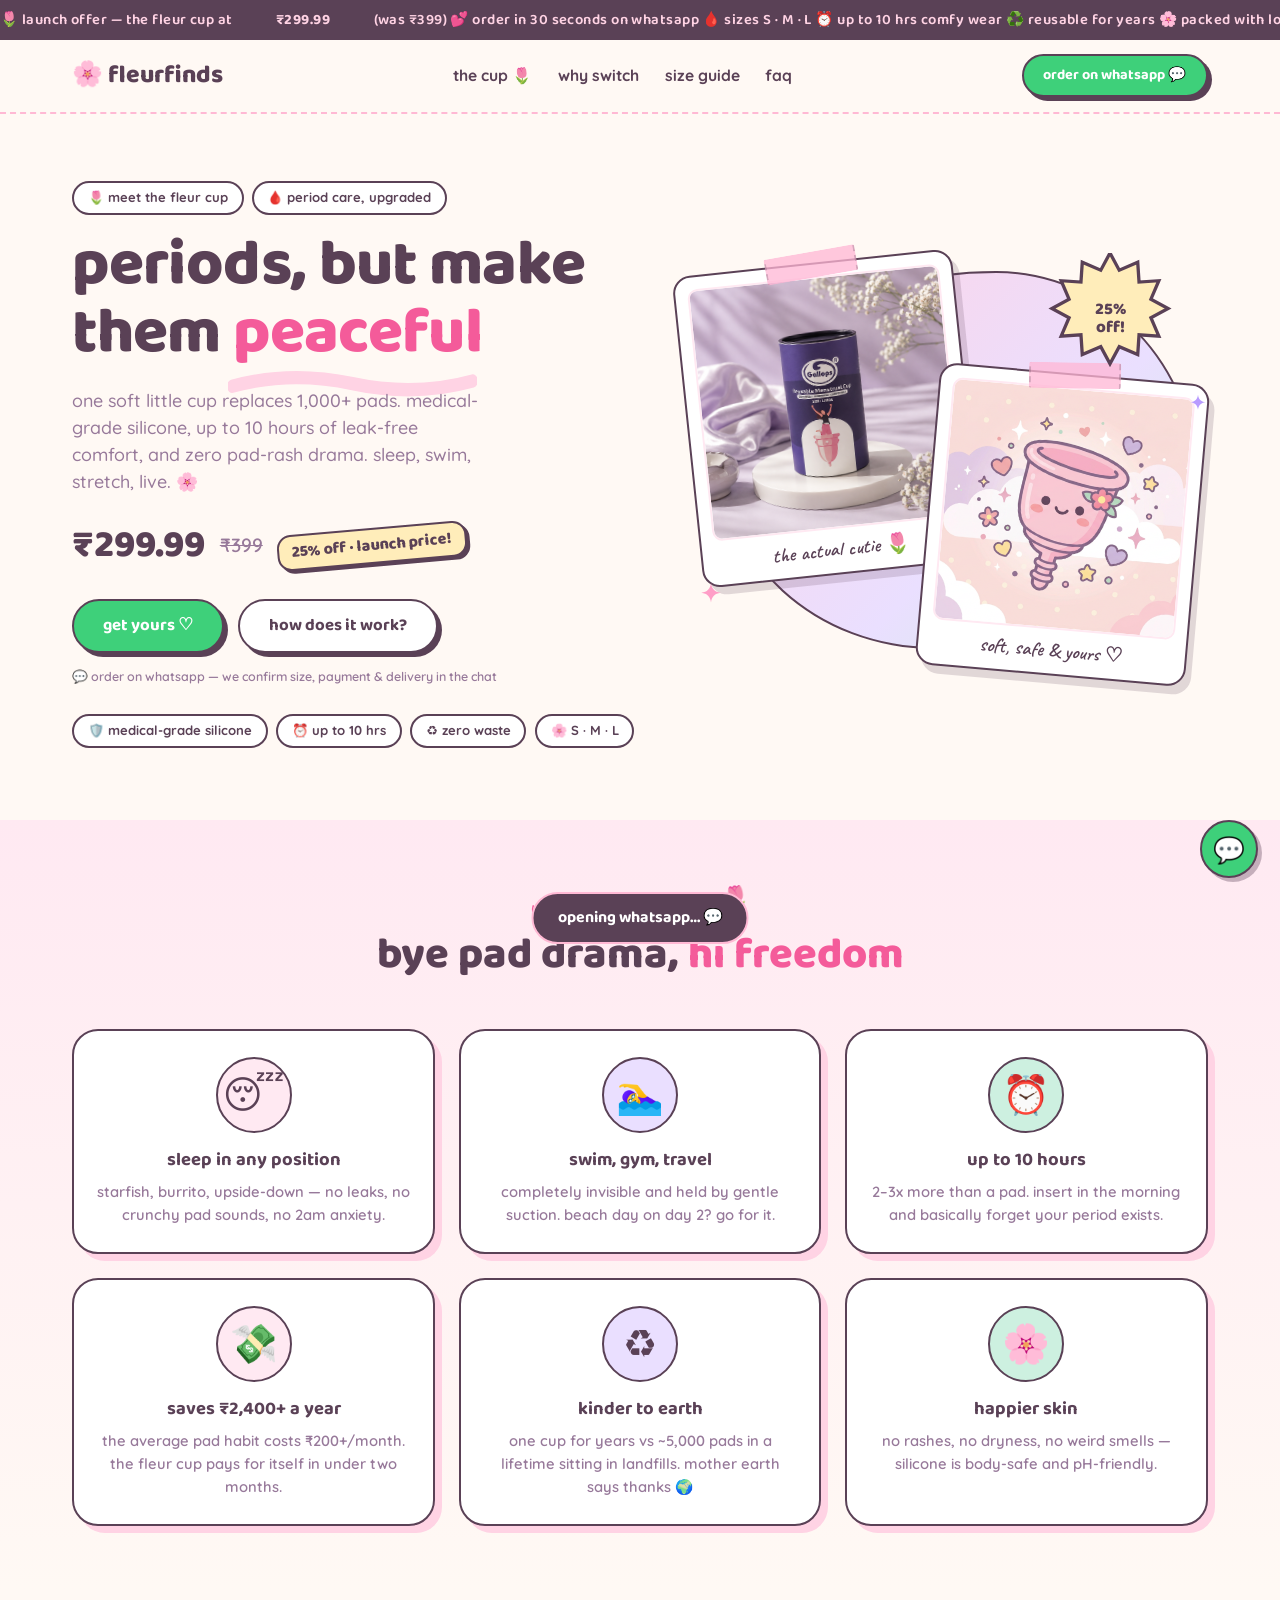
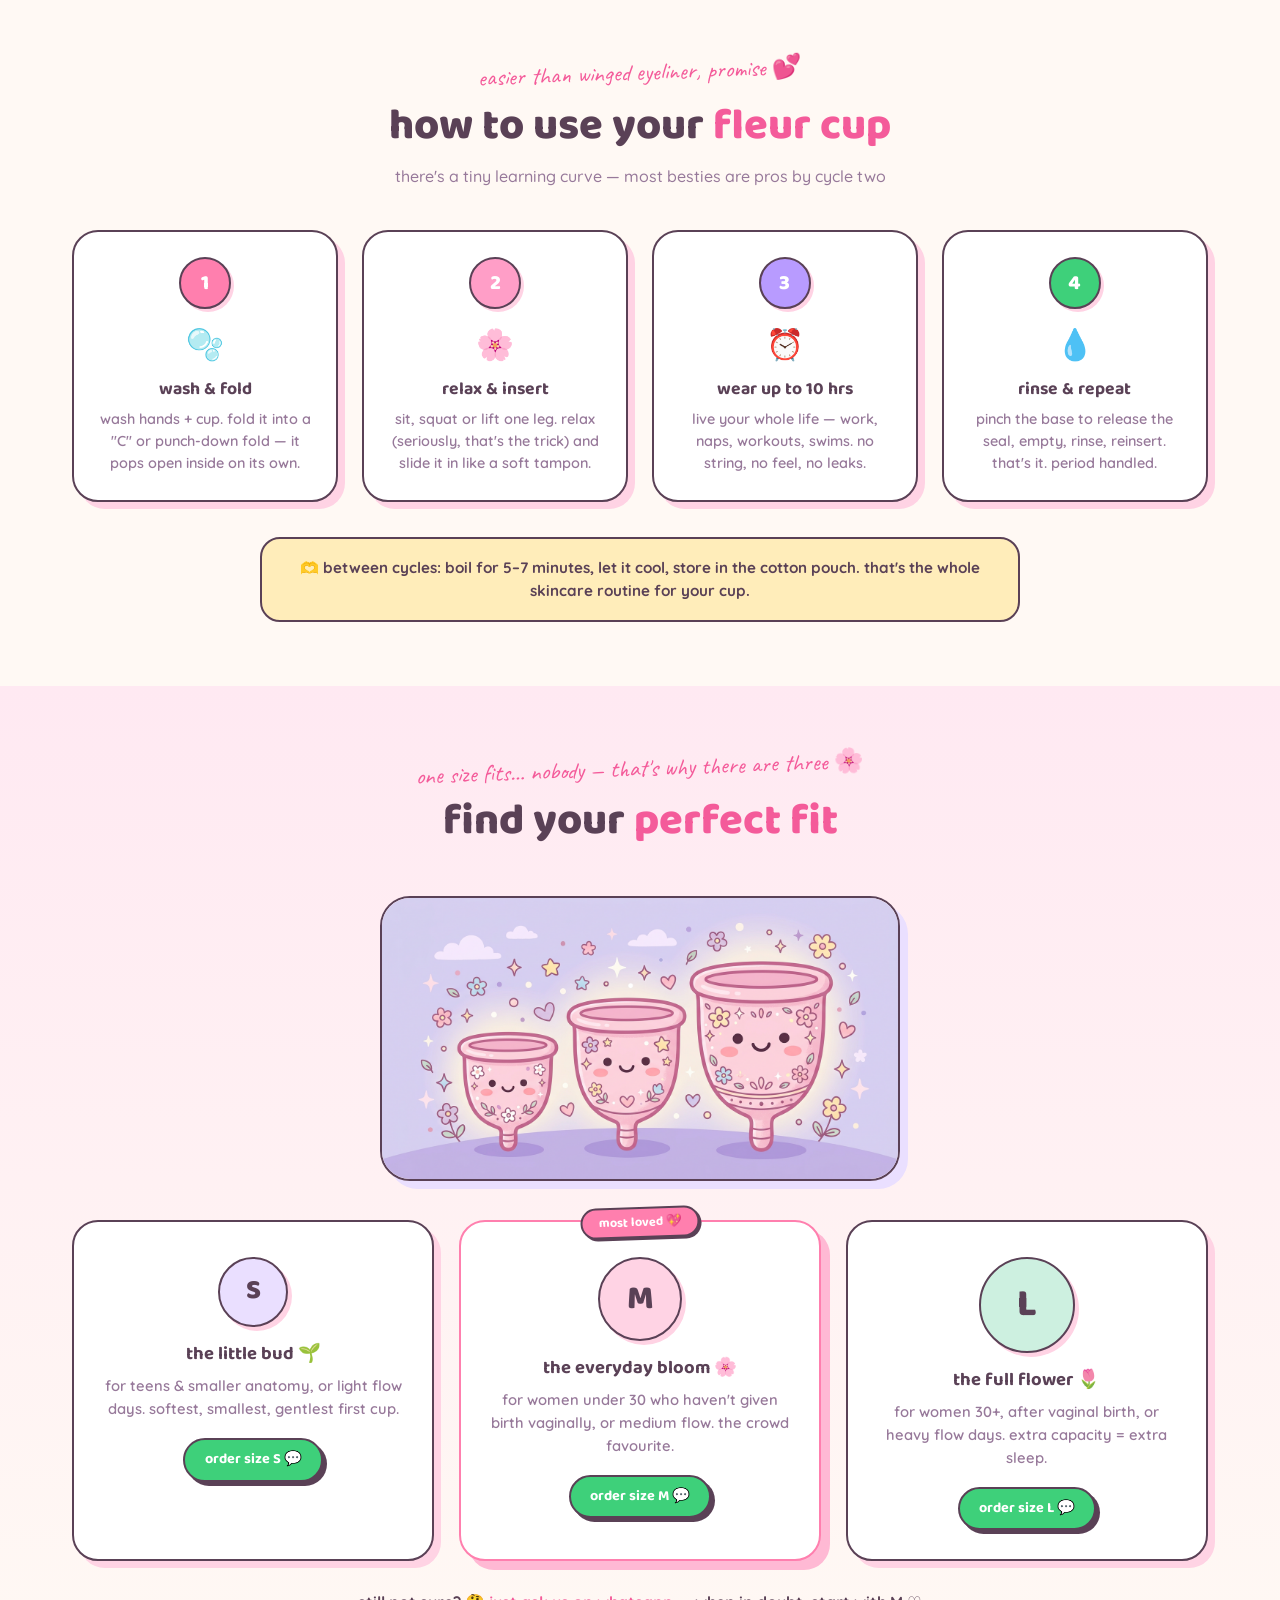
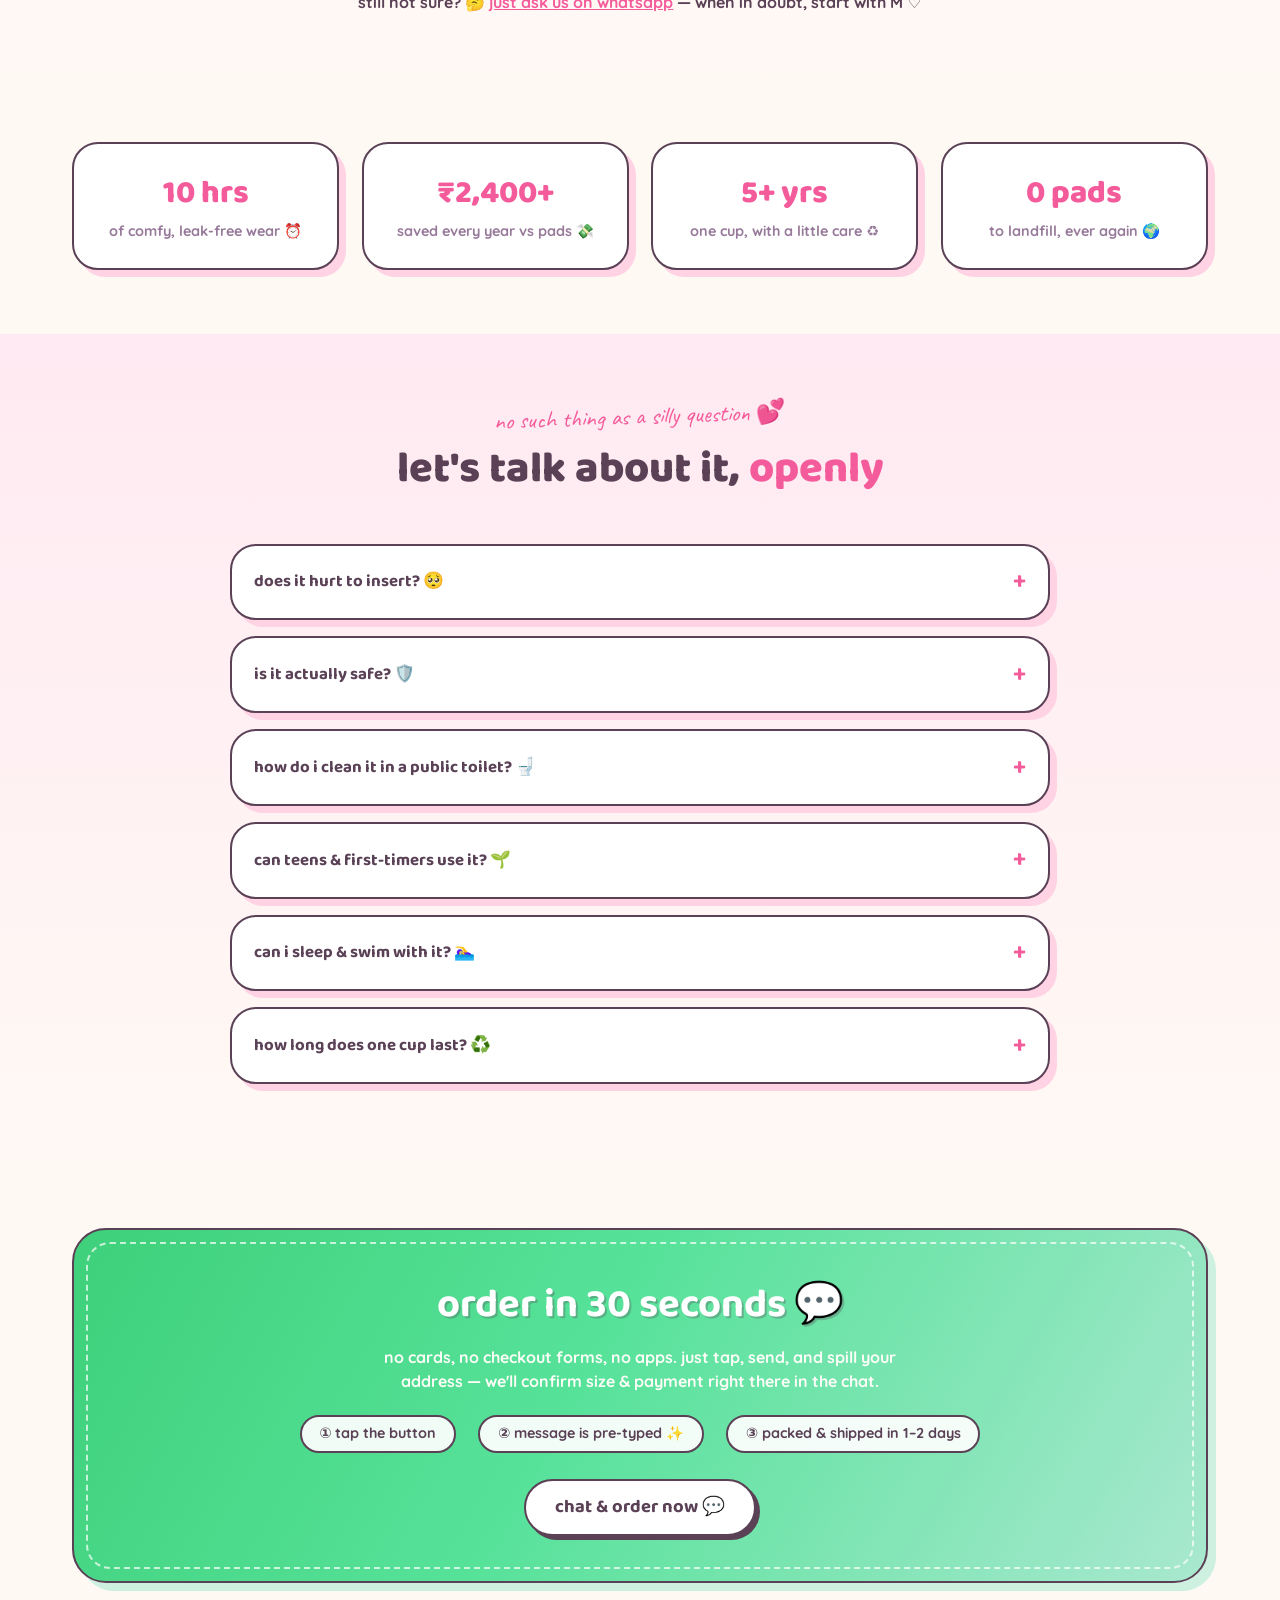
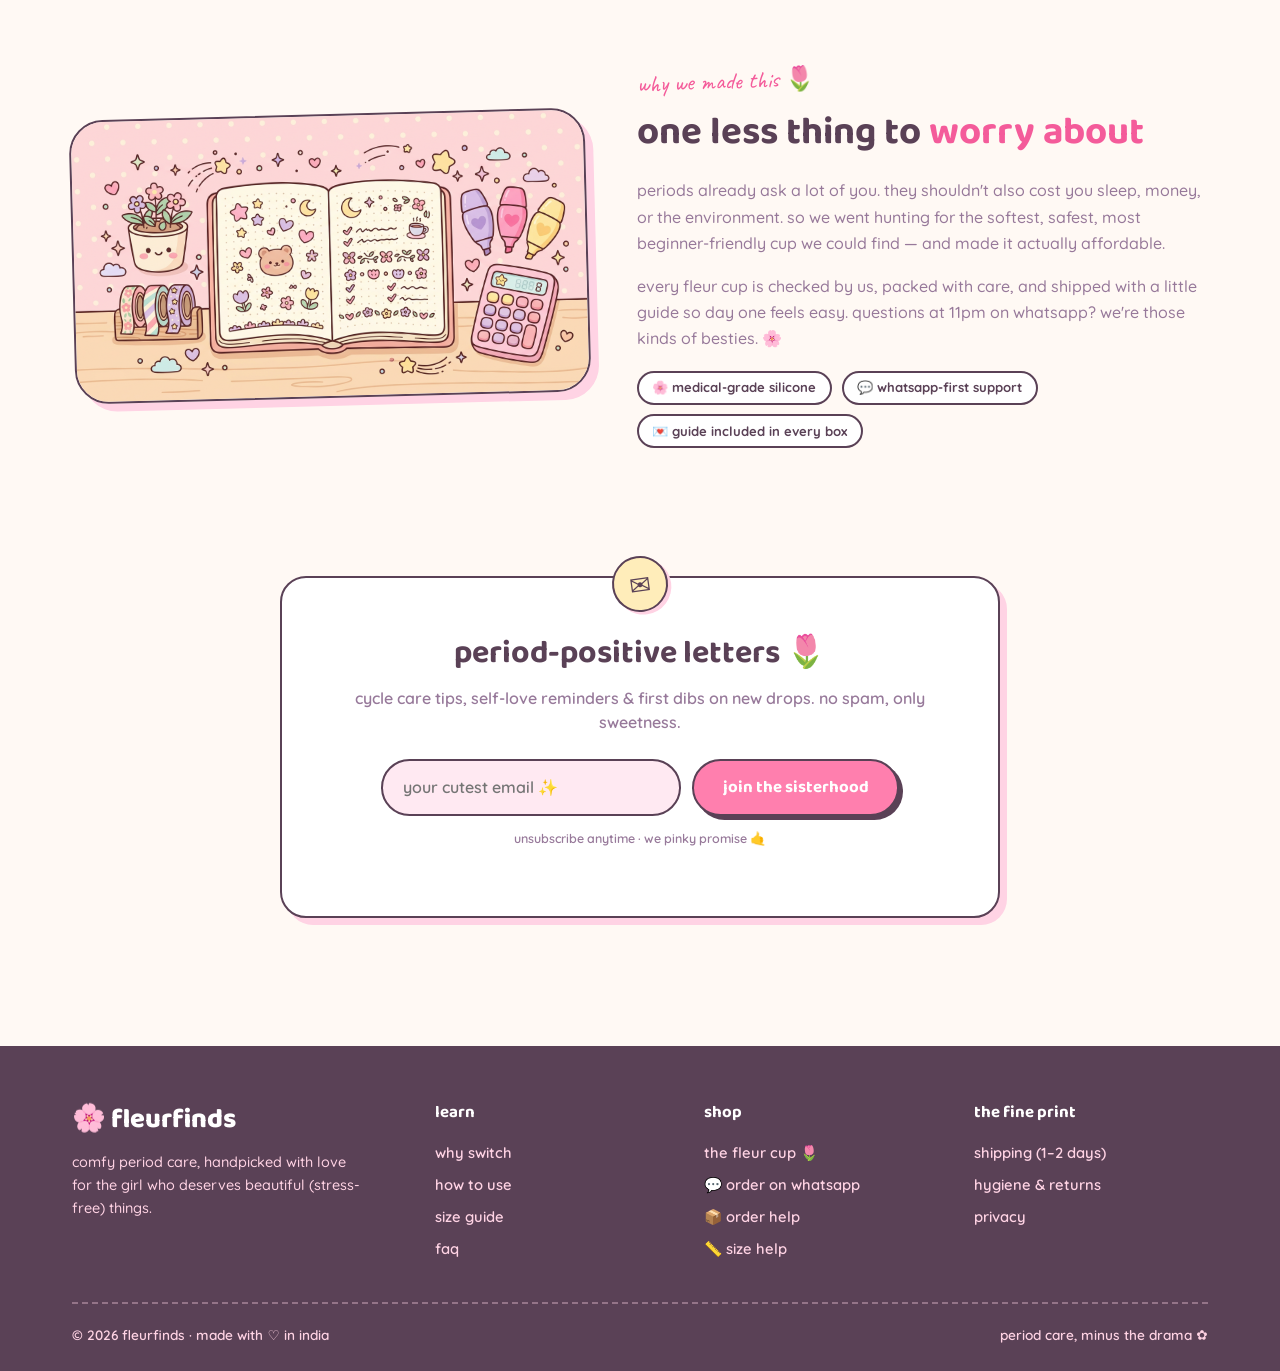
<file: index.html>
<!DOCTYPE html>
<html lang="en">
<head>
<meta charset="UTF-8">
<meta name="viewport" content="width=device-width, initial-scale=1.0">
<title>FleurFinds 🌷 — The Fleur Cup | comfy periods, zero pad drama</title>
<meta name="description" content="Meet the Fleur Cup — soft medical-grade silicone, up to 10 hours of leak-free comfort, reusable for years. Launch price ₹299.99. Order in 30 seconds on WhatsApp, sizes S · M · L.">
<meta property="og:type" content="website">
<meta property="og:title" content="FleurFinds 🌷 The Fleur Cup — ₹299.99 launch price">
<meta property="og:description" content="periods, but make them peaceful. medical-grade silicone cup, up to 10 hrs wear, sizes S/M/L. order on WhatsApp in 30 seconds.">
<meta property="og:image" content="assets/img/cup-kawaii.png">
<link rel="icon" href="data:image/svg+xml,%3Csvg xmlns='http://www.w3.org/2000/svg' viewBox='0 0 100 100'%3E%3Ctext y='.9em' font-size='90'%3E🌸%3C/text%3E%3C/svg%3E">
<link rel="preconnect" href="https://fonts.googleapis.com">
<link rel="preconnect" href="https://fonts.gstatic.com" crossorigin>
<link href="https://fonts.googleapis.com/css2?family=Baloo+2:wght@500;600;700;800&family=Quicksand:wght@400;500;600;700&family=Caveat:wght@500;600;700&display=swap" rel="stylesheet">
<link rel="stylesheet" href="assets/css/style.css">
</head>
<body>

<div class="announce" aria-label="Announcements">
  <div class="marquee-track">
    <span>🌷 launch offer — the fleur cup at <b>&nbsp;₹299.99&nbsp;</b> (was ₹399) 💕 order in 30 seconds on whatsapp 🩸 sizes S · M · L ⏰ up to 10 hrs comfy wear ♻️ reusable for years 🌸 packed with love in 1–2 days&nbsp;</span>
    <span aria-hidden="true">🌷 launch offer — the fleur cup at <b>&nbsp;₹299.99&nbsp;</b> (was ₹399) 💕 order in 30 seconds on whatsapp 🩸 sizes S · M · L ⏰ up to 10 hrs comfy wear ♻️ reusable for years 🌸 packed with love in 1–2 days&nbsp;</span>
  </div>
</div>

<header class="kw-header">
  <div class="nav-wrap">
    <a class="logo" href="index.html"><span class="bloom">🌸</span> fleurfinds</a>
    <nav aria-label="Main">
      <ul class="nav-links">
        <li><a href="product.html">the cup 🌷</a></li>
        <li><a href="#why">why switch</a></li>
        <li><a href="#sizes">size guide</a></li>
        <li><a href="#faq">faq</a></li>
      </ul>
    </nav>
    <a class="btn wa wa-sm wa-link" data-msg="Hi FleurFinds! 🌸 I'd like to order the Fleur Reusable Menstrual Cup (₹299.99 launch price). Please share payment &amp; delivery details!">order on whatsapp 💬</a>
  </div>
</header>

<!-- HERO -->
<section class="hero">
  <div>
    <div class="hero-eyebrow">
      <span class="chip">🌷 meet the fleur cup</span>
      <span class="chip">🩸 period care, upgraded</span>
    </div>
    <h1>periods, but make them <span class="hl">peaceful<svg viewBox="0 0 120 12" preserveAspectRatio="none" aria-hidden="true"><path d="M2 8 Q 30 2 60 7 T 118 6" fill="none" stroke="#FFD3E4" stroke-width="5" stroke-linecap="round"/></svg></span></h1>
    <p class="sub">one soft little cup replaces 1,000+ pads. medical-grade silicone, up to 10 hours of leak-free comfort, and zero pad-rash drama. sleep, swim, stretch, live. 🌸</p>
    <div class="hero-price">
      <span class="now">₹299.99</span>
      <span class="was">₹399</span>
      <span class="off">25% off · launch price!</span>
    </div>
    <div class="hero-ctas">
      <a href="product.html" class="btn wa">get yours ♡</a>
      <a href="#how" class="btn ghost">how does it work?</a>
    </div>
    <p class="tiny">💬 order on whatsapp — we confirm size, payment &amp; delivery in the chat</p>
    <div class="hero-trust">
      <span class="chip">🛡️ medical-grade silicone</span>
      <span class="chip">⏰ up to 10 hrs</span>
      <span class="chip">♻️ zero waste</span>
      <span class="chip">🌸 S · M · L</span>
    </div>
  </div>
  <div class="hero-art">
    <div class="blob"></div>
    <div class="polaroid p1"><span class="tape"></span><img src="assets/img/cup-main.png" alt="Fleur reusable menstrual cup in soft pink"><span class="cap">the actual cutie 🌷</span></div>
    <div class="polaroid p2"><span class="tape"></span><img src="assets/img/cup-kawaii.png" alt="Kawaii illustration of the fleur cup"><span class="cap">soft, safe &amp; yours ♡</span></div>
    <div class="starburst" aria-hidden="true">
      <svg viewBox="0 0 100 100"><path d="M50 0l7 13 14-6 1 15 15-1-6 14 13 7-13 7 6 14-15-1-1 15-14-6-7 13-7-13-14 6-1-15-15 1 6-14-13-7 13-7-6-14 15 1 1-15 14 6z" fill="#FFEDBA" stroke="#5A4156" stroke-width="2.5"/></svg>
      <span class="inner">25%<br>off!</span>
    </div>
    <span class="sparkle" style="bottom:16%;left:2%;"><svg width="26" height="26" viewBox="0 0 24 24" aria-hidden="true"><path d="M12 1c.8 5.6 3.4 8.2 9 9-5.6.8-8.2 3.4-9 9-.8-5.6-3.4-8.2-9-9 5.6-.8 8.2-3.4 9-9z" fill="#FF9EC7"/></svg></span>
    <span class="sparkle" style="top:34%;right:0;animation-delay:1s;"><svg width="20" height="20" viewBox="0 0 24 24" aria-hidden="true"><path d="M12 1c.8 5.6 3.4 8.2 9 9-5.6.8-8.2 3.4-9 9-.8-5.6-3.4-8.2-9-9 5.6-.8 8.2-3.4 9-9z" fill="#B89BFF"/></svg></span>
  </div>
</section>

<!-- BENEFITS -->
<section class="section-pad tint" id="why">
  <div class="wrap">
    <div class="sec-head">
      <span class="kicker">why girls are switching 🌷</span>
      <h2>bye pad drama, <em>hi freedom</em></h2>
    </div>
    <div class="benefits">
      <div class="benefit sticker"><span class="emo">😴</span><h3>sleep in any position</h3><p>starfish, burrito, upside-down — no leaks, no crunchy pad sounds, no 2am anxiety.</p></div>
      <div class="benefit sticker"><span class="emo">🏊‍♀️</span><h3>swim, gym, travel</h3><p>completely invisible and held by gentle suction. beach day on day 2? go for it.</p></div>
      <div class="benefit sticker"><span class="emo">⏰</span><h3>up to 10 hours</h3><p>2–3x more than a pad. insert in the morning and basically forget your period exists.</p></div>
      <div class="benefit sticker"><span class="emo">💸</span><h3>saves ₹2,400+ a year</h3><p>the average pad habit costs ₹200+/month. the fleur cup pays for itself in under two months.</p></div>
      <div class="benefit sticker"><span class="emo">♻️</span><h3>kinder to earth</h3><p>one cup for years vs ~5,000 pads in a lifetime sitting in landfills. mother earth says thanks 🌍</p></div>
      <div class="benefit sticker"><span class="emo">🌸</span><h3>happier skin</h3><p>no rashes, no dryness, no weird smells — silicone is body-safe and pH-friendly.</p></div>
    </div>
  </div>
</section>

<!-- HOW TO USE -->
<section class="section-pad" id="how">
  <div class="wrap">
    <div class="sec-head">
      <span class="kicker">easier than winged eyeliner, promise 💕</span>
      <h2>how to use your <em>fleur cup</em></h2>
      <p>there's a tiny learning curve — most besties are pros by cycle two</p>
    </div>
    <div class="steps">
      <div class="step sticker"><div class="step-num">1</div><div class="emo">🫧</div><h3>wash &amp; fold</h3><p>wash hands + cup. fold it into a "C" or punch-down fold — it pops open inside on its own.</p></div>
      <div class="step sticker"><div class="step-num">2</div><div class="emo">🌸</div><h3>relax &amp; insert</h3><p>sit, squat or lift one leg. relax (seriously, that's the trick) and slide it in like a soft tampon.</p></div>
      <div class="step sticker"><div class="step-num">3</div><div class="emo">⏰</div><h3>wear up to 10 hrs</h3><p>live your whole life — work, naps, workouts, swims. no string, no feel, no leaks.</p></div>
      <div class="step sticker"><div class="step-num">4</div><div class="emo">💧</div><h3>rinse &amp; repeat</h3><p>pinch the base to release the seal, empty, rinse, reinsert. that's it. period handled.</p></div>
    </div>
    <div class="care-note">🫶 between cycles: boil for 5–7 minutes, let it cool, store in the cotton pouch. that's the whole skincare routine for your cup.</div>
  </div>
</section>

<!-- SIZE GUIDE -->
<section class="section-pad tint" id="sizes">
  <div class="wrap">
    <div class="sec-head">
      <span class="kicker">one size fits… nobody — that's why there are three 🌸</span>
      <h2>find your <em>perfect fit</em></h2>
    </div>
    <div class="size-illu"><img src="assets/img/cup-sizes.png" alt="Fleur cup sizes S, M and L side by side"></div>
    <div class="sizes">
      <div class="size-card sticker">
        <div class="size-letter">S</div>
        <h3>the little bud 🌱</h3>
        <p>for teens &amp; smaller anatomy, or light flow days. softest, smallest, gentlest first cup.</p>
        <a class="btn wa wa-sm wa-link" data-msg="Hi FleurFinds! 🌸 I'd like to order the Fleur Reusable Menstrual Cup — Size S (₹299.99 launch price). Please share payment &amp; delivery details!">order size S 💬</a>
      </div>
      <div class="size-card sticker popular">
        <span class="ribbon">most loved 💖</span>
        <div class="size-letter">M</div>
        <h3>the everyday bloom 🌸</h3>
        <p>for women under 30 who haven't given birth vaginally, or medium flow. the crowd favourite.</p>
        <a class="btn wa wa-sm wa-link" data-msg="Hi FleurFinds! 🌸 I'd like to order the Fleur Reusable Menstrual Cup — Size M (₹299.99 launch price). Please share payment &amp; delivery details!">order size M 💬</a>
      </div>
      <div class="size-card sticker">
        <div class="size-letter">L</div>
        <h3>the full flower 🌷</h3>
        <p>for women 30+, after vaginal birth, or heavy flow days. extra capacity = extra sleep.</p>
        <a class="btn wa wa-sm wa-link" data-msg="Hi FleurFinds! 🌸 I'd like to order the Fleur Reusable Menstrual Cup — Size L (₹299.99 launch price). Please share payment &amp; delivery details!">order size L 💬</a>
      </div>
    </div>
    <p class="doubt">still not sure? 🤔 <a class="text-link wa-link" data-msg="Hi FleurFinds! 🌸 I need help choosing my Fleur Cup size. Can you guide me?">just ask us on whatsapp</a> — when in doubt, start with M ♡</p>
  </div>
</section>

<!-- STATS -->
<section class="section-pad">
  <div class="wrap">
    <div class="stat-strip">
      <div class="stat sticker"><div class="big">10 hrs</div><div class="small">of comfy, leak-free wear ⏰</div></div>
      <div class="stat sticker"><div class="big">₹2,400+</div><div class="small">saved every year vs pads 💸</div></div>
      <div class="stat sticker"><div class="big">5+ yrs</div><div class="small">one cup, with a little care ♻️</div></div>
      <div class="stat sticker"><div class="big">0 pads</div><div class="small">to landfill, ever again 🌍</div></div>
    </div>
  </div>
</section>

<!-- FAQ -->
<section class="section-pad tint" id="faq">
  <div class="wrap">
    <div class="sec-head">
      <span class="kicker">no such thing as a silly question 💕</span>
      <h2>let's talk about it, <em>openly</em></h2>
    </div>
    <div class="faq">
      <details class="faq-item sticker">
        <summary>does it hurt to insert? 🥺</summary>
        <div class="ans">it shouldn't! with a good fold and relaxed muscles, most girls feel light pressure at most. a drop of water or water-based lube on the rim helps a lot. give yourself 2–3 gentle cycles to become a total pro — everyone starts somewhere 💕</div>
      </details>
      <details class="faq-item sticker">
        <summary>is it actually safe? 🛡️</summary>
        <div class="ans">yes! the fleur cup is medical-grade silicone — no BPA, no latex, no dyes. empty it every 8–10 hours, rinse well, wash your hands before handling, and boil between cycles. TSS with cups is extremely rare and almost always linked to wearing too long — stick to the 10-hour rule and you're golden.</div>
      </details>
      <details class="faq-item sticker">
        <summary>how do i clean it in a public toilet? 🚽</summary>
        <div class="ans">easy: empty into the toilet, wipe with tissue (or rinse with a water bottle in the stall), reinsert. no sink in the stall needed. wash properly when you're home.</div>
      </details>
      <details class="faq-item sticker">
        <summary>can teens &amp; first-timers use it? 🌱</summary>
        <div class="ans">absolutely — size S was made for exactly that. start on a light day, take it slow, use the punch-down fold. patience &gt; force, always. if you have an IUD or any pelvic health concerns, check with your doctor first 💜</div>
      </details>
      <details class="faq-item sticker">
        <summary>can i sleep &amp; swim with it? 🏊‍♀️</summary>
        <div class="ans">yes and YES. the gentle seal holds through sleep, swimming, yoga, dancing at weddings — all of it. this is honestly the best part.</div>
      </details>
      <details class="faq-item sticker">
        <summary>how long does one cup last? ♻️</summary>
        <div class="ans">with good care, up to 5+ years. if it ever gets sticky, cracked or develops an odour that won't wash out, it's time for a new bloom.</div>
      </details>
    </div>
  </div>
</section>

<!-- WHATSAPP BANNER -->
<section class="section-pad">
  <div class="wrap">
    <div class="wa-banner">
      <h2>order in 30 seconds 💬</h2>
      <p>no cards, no checkout forms, no apps. just tap, send, and spill your address — we'll confirm size &amp; payment right there in the chat.</p>
      <div class="wa-steps"><span>① tap the button</span><span>② message is pre-typed ✨</span><span>③ packed &amp; shipped in 1–2 days</span></div>
      <a class="btn wa-link" data-msg="Hi FleurFinds! 🌸 I'd like to order the Fleur Reusable Menstrual Cup (₹299.99 launch price). Please share payment &amp; delivery details!">chat &amp; order now 💬</a>
    </div>
  </div>
</section>

<!-- STORY -->
<section class="section-pad" style="padding-top:1rem;">
  <div class="wrap story">
    <div class="story-art"><img src="assets/img/story-desk.png" alt="Kawaii illustration of a cozy journal desk"></div>
    <div>
      <span class="sec-kicker">why we made this 🌷</span>
      <h2>one less thing to <em>worry about</em></h2>
      <p>periods already ask a lot of you. they shouldn't also cost you sleep, money, or the environment. so we went hunting for the softest, safest, most beginner-friendly cup we could find — and made it actually affordable.</p>
      <p>every fleur cup is checked by us, packed with care, and shipped with a little guide so day one feels easy. questions at 11pm on whatsapp? we're those kinds of besties. 🌸</p>
      <div class="values">
        <span class="chip">🌸 medical-grade silicone</span>
        <span class="chip">💬 whatsapp-first support</span>
        <span class="chip">💌 guide included in every box</span>
      </div>
    </div>
  </div>
</section>

<!-- NEWSLETTER -->
<section class="section-pad">
  <div class="wrap">
    <div class="news-card sticker">
      <span class="news-badge">✉️</span>
      <h2>period-positive letters 🌷</h2>
      <p>cycle care tips, self-love reminders &amp; first dibs on new drops. no spam, only sweetness.</p>
      <form class="news-form" id="newsForm">
        <input type="email" placeholder="your cutest email ✨" required aria-label="Email address">
        <button class="btn" type="submit" id="newsBtn">join the sisterhood</button>
      </form>
      <p class="tiny">unsubscribe anytime · we pinky promise 🤙</p>
    </div>
  </div>
</section>

<footer class="kw-footer">
  <div class="foot-wrap">
    <div class="foot-grid">
      <div>
        <div class="foot-logo">🌸 fleurfinds</div>
        <p>comfy period care, handpicked with love for the girl who deserves beautiful (stress-free) things.</p>
      </div>
      <div>
        <h4>learn</h4>
        <ul>
          <li><a href="#why">why switch</a></li>
          <li><a href="#how">how to use</a></li>
          <li><a href="#sizes">size guide</a></li>
          <li><a href="#faq">faq</a></li>
        </ul>
      </div>
      <div>
        <h4>shop</h4>
        <ul>
          <li><a href="product.html">the fleur cup 🌷</a></li>
          <li><a class="wa-link" data-msg="Hi FleurFinds! 🌸 I'd like to order the Fleur Reusable Menstrual Cup (₹299.99).">💬 order on whatsapp</a></li>
          <li><a class="wa-link" data-msg="Hi FleurFinds! 🌸 I have a question about my order.">📦 order help</a></li>
          <li><a class="wa-link" data-msg="Hi FleurFinds! 🌸 I need help choosing my Fleur Cup size!">📏 size help</a></li>
        </ul>
      </div>
      <div>
        <h4>the fine print</h4>
        <ul>
          <li><a href="#">shipping (1–2 days)</a></li>
          <li><a href="#">hygiene &amp; returns</a></li>
          <li><a href="#">privacy</a></li>
        </ul>
      </div>
    </div>
    <div class="foot-bottom">
      <span>© 2026 fleurfinds · made with ♡ in india</span>
      <span>period care, minus the drama ✿</span>
    </div>
  </div>
</footer>

<a class="wa-float wa-link" aria-label="Chat with us on WhatsApp" data-msg="Hi FleurFinds! 🌸 I have a question about the Fleur Cup!">💬</a>
<div class="toast" id="toast">opening whatsapp… 💬</div>

<script src="assets/js/main.js" defer></script>
</body>
</html>
</file>
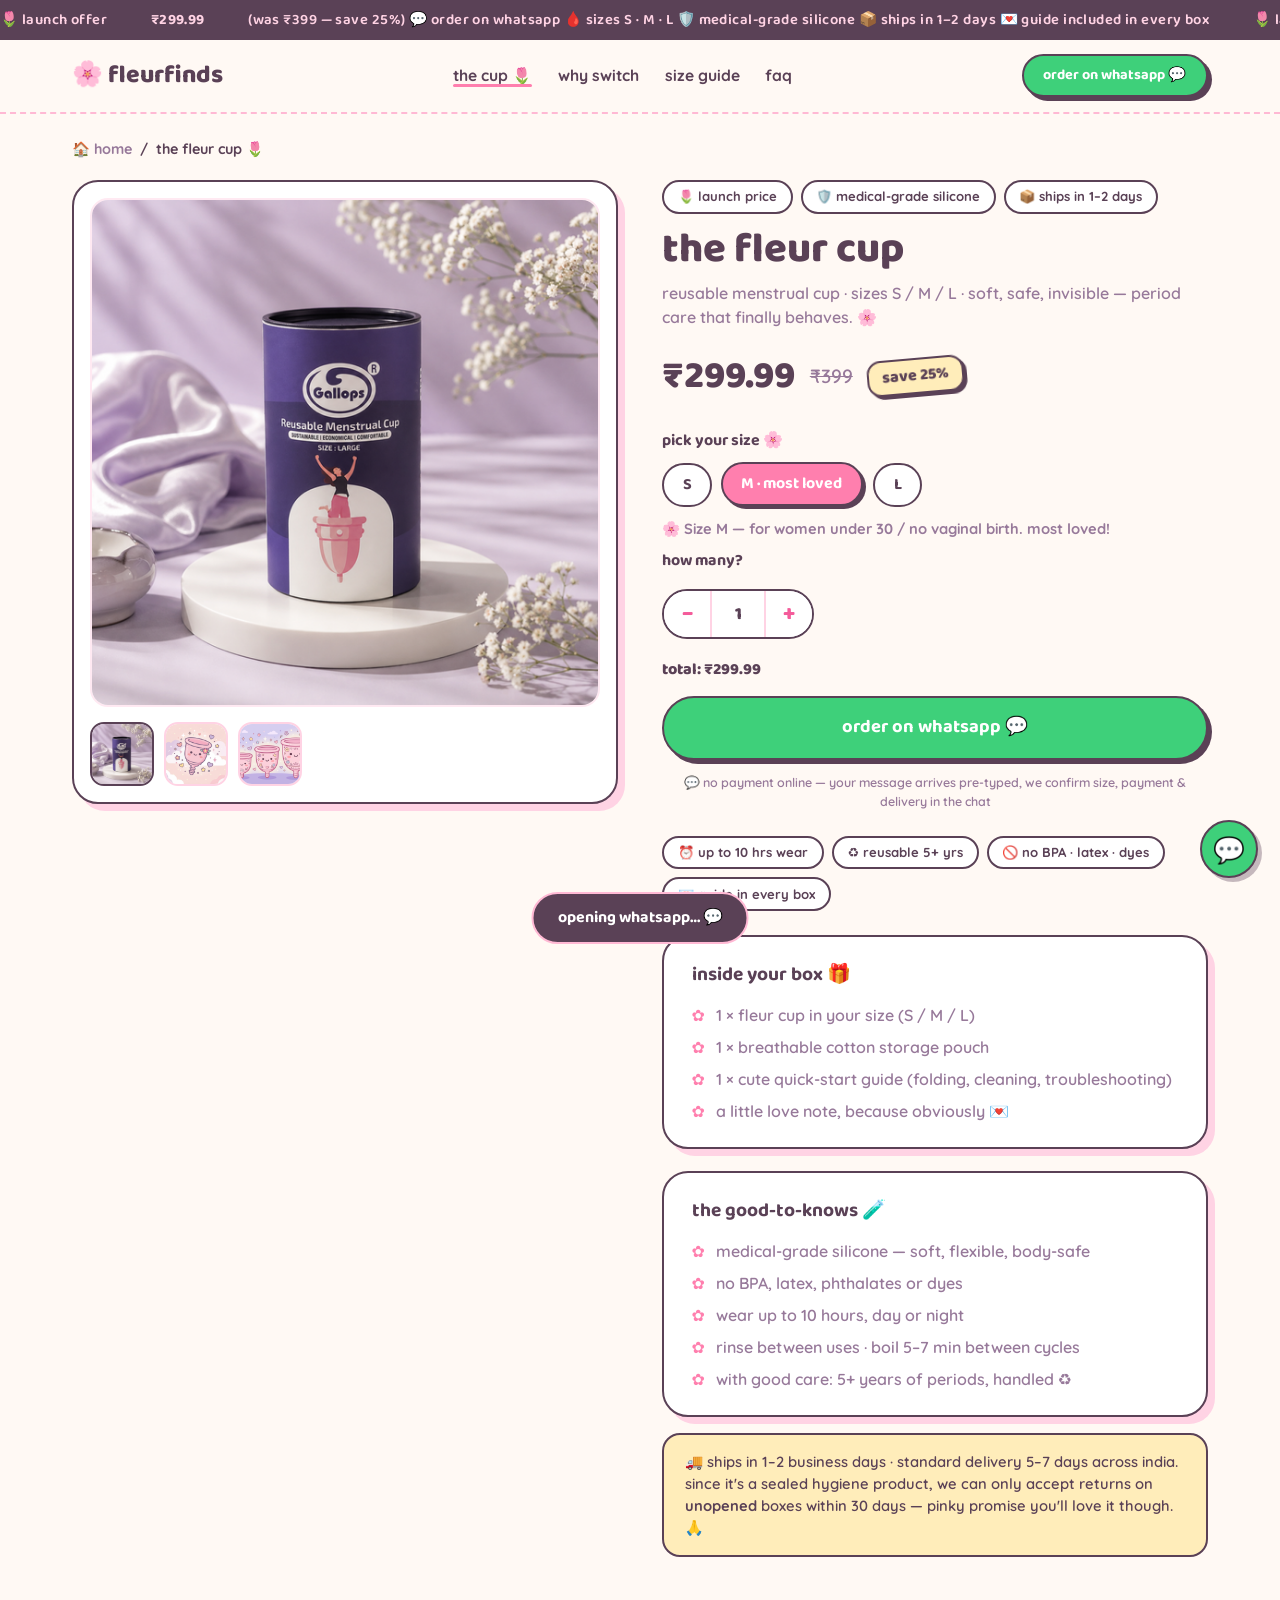
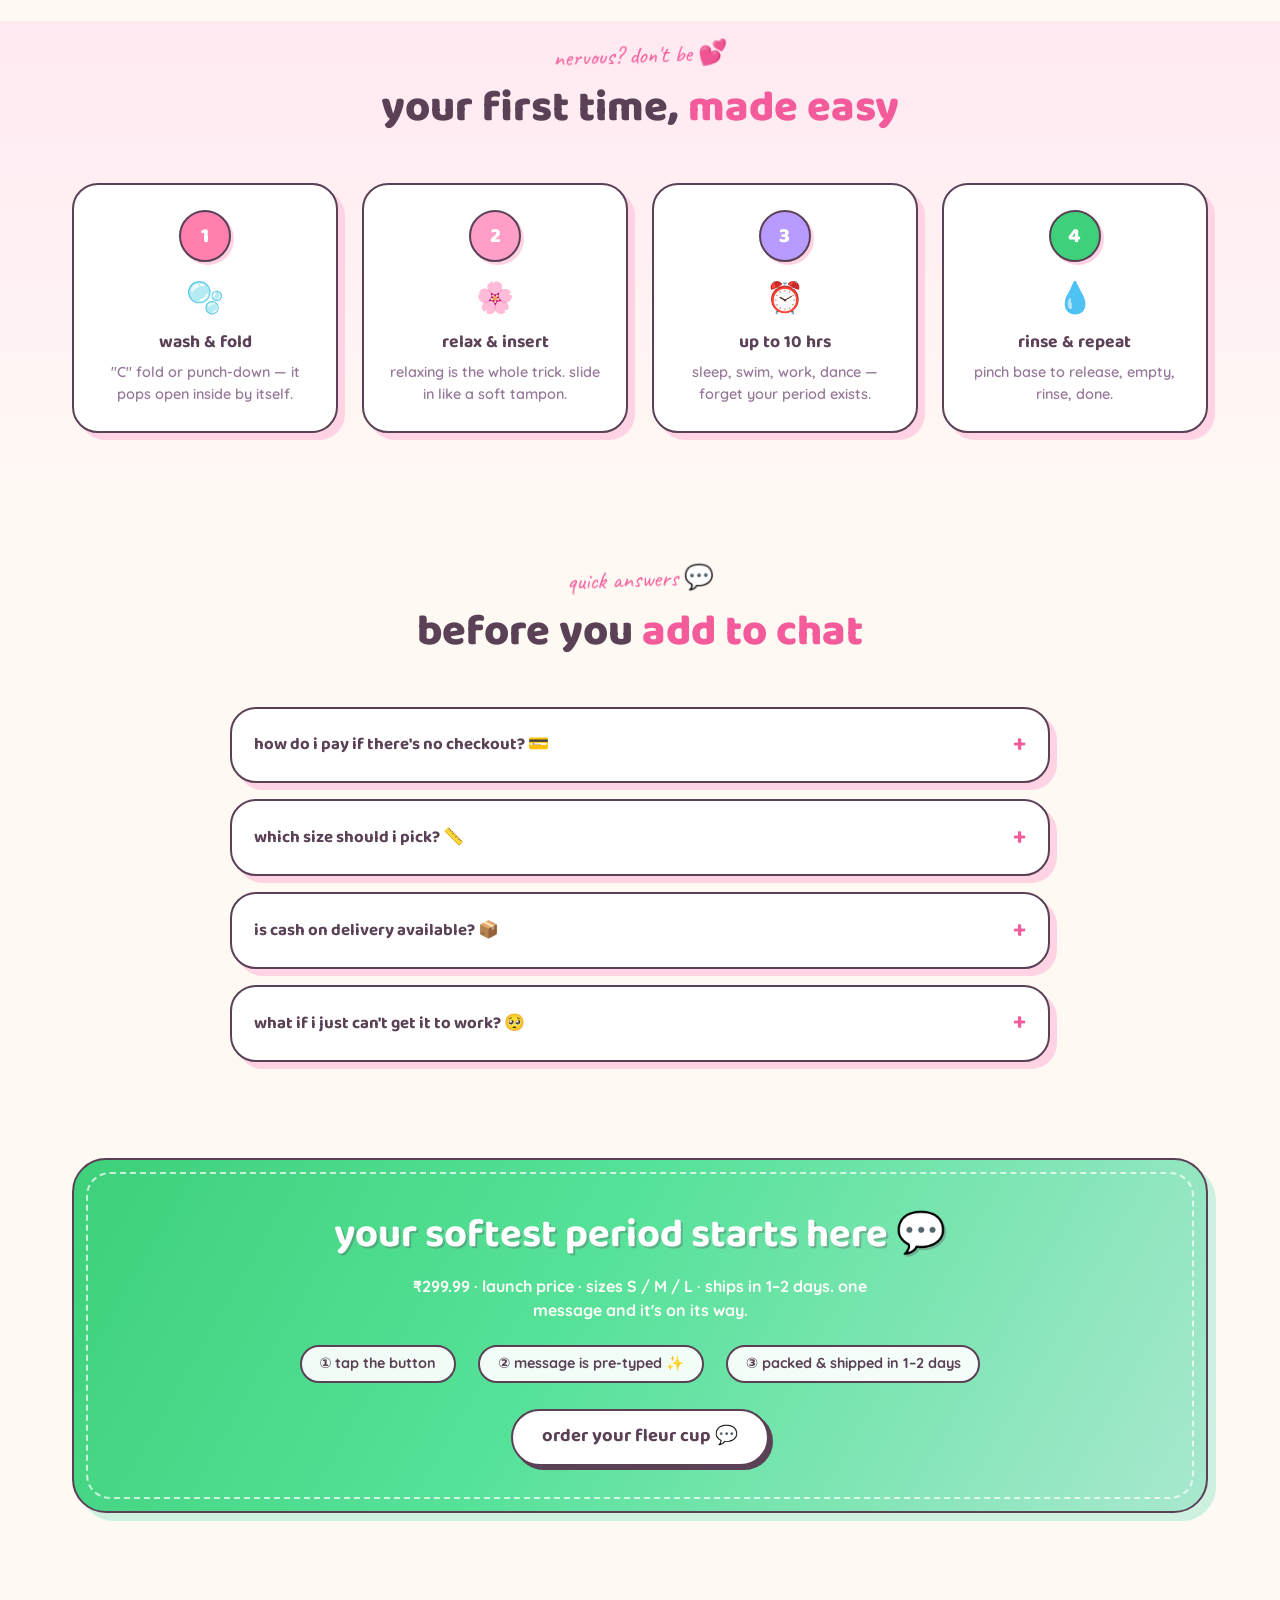
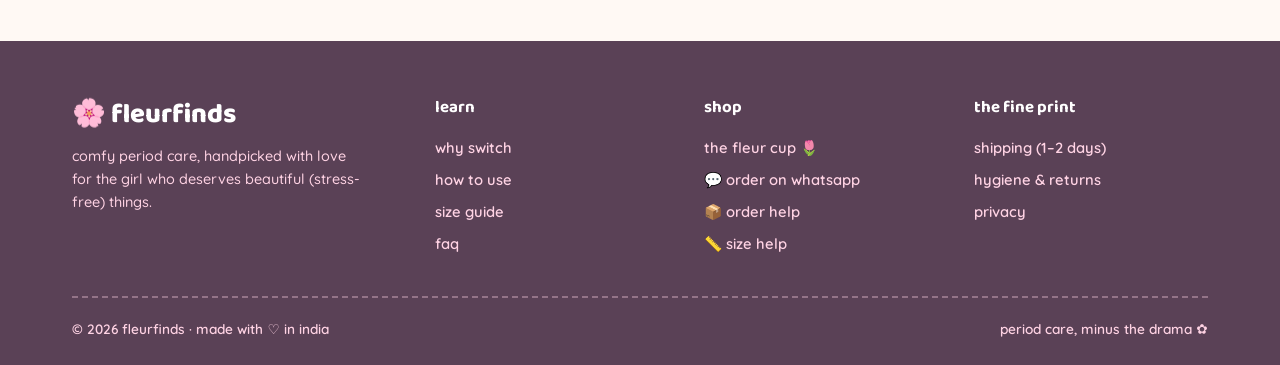
<file: product.html>
<!DOCTYPE html>
<html lang="en">
<head>
<meta charset="UTF-8">
<meta name="viewport" content="width=device-width, initial-scale=1.0">
<title>The Fleur Cup 🌷 Reusable Menstrual Cup (S/M/L) · ₹299.99 launch price | FleurFinds</title>
<meta name="description" content="The Fleur Cup — medical-grade silicone menstrual cup, up to 10 hours of leak-free comfort, sizes S/M/L. Launch price ₹299.99 (was ₹399). Order on WhatsApp in 30 seconds.">
<meta property="og:type" content="product">
<meta property="og:title" content="The Fleur Cup 🌷 — ₹299.99 launch price (was ₹399)">
<meta property="og:description" content="medical-grade silicone · up to 10 hrs wear · sizes S/M/L · order on WhatsApp in 30 seconds.">
<meta property="og:image" content="assets/img/cup-main.png">
<link rel="icon" href="data:image/svg+xml,%3Csvg xmlns='http://www.w3.org/2000/svg' viewBox='0 0 100 100'%3E%3Ctext y='.9em' font-size='90'%3E🌷%3C/text%3E%3C/svg%3E">
<link rel="preconnect" href="https://fonts.googleapis.com">
<link rel="preconnect" href="https://fonts.gstatic.com" crossorigin>
<link href="https://fonts.googleapis.com/css2?family=Baloo+2:wght@500;600;700;800&family=Quicksand:wght@400;500;600;700&family=Caveat:wght@500;600;700&display=swap" rel="stylesheet">
<link rel="stylesheet" href="assets/css/style.css">
</head>
<body>

<div class="announce" aria-label="Announcements">
  <div class="marquee-track">
    <span>🌷 launch offer <b>&nbsp;₹299.99&nbsp;</b> (was ₹399 — save 25%) 💬 order on whatsapp 🩸 sizes S · M · L 🛡️ medical-grade silicone 📦 ships in 1–2 days 💌 guide included in every box&nbsp;</span>
    <span aria-hidden="true">🌷 launch offer <b>&nbsp;₹299.99&nbsp;</b> (was ₹399 — save 25%) 💬 order on whatsapp 🩸 sizes S · M · L 🛡️ medical-grade silicone 📦 ships in 1–2 days 💌 guide included in every box&nbsp;</span>
  </div>
</div>

<header class="kw-header">
  <div class="nav-wrap">
    <a class="logo" href="index.html"><span class="bloom">🌸</span> fleurfinds</a>
    <nav aria-label="Main">
      <ul class="nav-links">
        <li><a href="product.html" class="active">the cup 🌷</a></li>
        <li><a href="index.html#why">why switch</a></li>
        <li><a href="index.html#sizes">size guide</a></li>
        <li><a href="index.html#faq">faq</a></li>
      </ul>
    </nav>
    <a class="btn wa wa-sm wa-link" data-msg="Hi FleurFinds! 🌸 I'd like to order the Fleur Reusable Menstrual Cup (₹299.99 launch price). Please share payment &amp; delivery details!">order on whatsapp 💬</a>
  </div>
</header>

<div class="wrap breadcrumb">
  <a href="index.html">🏠 home</a> &nbsp;/&nbsp; <span>the fleur cup 🌷</span>
</div>

<!-- PRODUCT -->
<main class="pdp" data-cup-pdp>
  <div class="gallery sticker">
    <div class="gallery-main">
      <img id="MainImg" src="assets/img/cup-main.png" alt="Fleur reusable menstrual cup in soft pink">
    </div>
    <div class="thumbs">
      <button class="thumb active" data-src="assets/img/cup-main.png" data-alt="Fleur reusable menstrual cup in soft pink" aria-label="View photo 1"><img src="assets/img/cup-main.png" alt=""></button>
      <button class="thumb" data-src="assets/img/cup-kawaii.png" data-alt="Kawaii illustration of the fleur cup" aria-label="View illustration"><img src="assets/img/cup-kawaii.png" alt=""></button>
      <button class="thumb" data-src="assets/img/cup-sizes.png" data-alt="Fleur cup sizes S, M and L compared" aria-label="View size comparison"><img src="assets/img/cup-sizes.png" alt=""></button>
    </div>
  </div>

  <div class="pdp-info">
    <div class="pdp-chips">
      <span class="chip">🌷 launch price</span>
      <span class="chip">🛡️ medical-grade silicone</span>
      <span class="chip">📦 ships in 1–2 days</span>
    </div>
    <h1 class="pdp-title">the fleur cup</h1>
    <p class="pdp-sub">reusable menstrual cup · sizes S / M / L · soft, safe, invisible — period care that finally behaves. 🌸</p>

    <div class="hero-price">
      <span class="now">₹299.99</span>
      <span class="was">₹399</span>
      <span class="off">save 25%</span>
    </div>

    <fieldset class="size-field">
      <legend>pick your size 🌸</legend>
      <div class="size-pills">
        <label class="size-pill"><input type="radio" name="cup-size" value="S"><span>S</span></label>
        <label class="size-pill"><input type="radio" name="cup-size" value="M" checked><span>M · most loved</span></label>
        <label class="size-pill"><input type="radio" name="cup-size" value="L"><span>L</span></label>
      </div>
      <p class="size-hint" id="sizeHint"></p>
    </fieldset>

    <div>
      <span class="baloo" style="font-weight:700;">how many?</span><br>
      <div class="qty-stepper">
        <button type="button" data-step="down" aria-label="Decrease quantity">−</button>
        <input type="text" id="qty" value="1" inputmode="numeric" aria-label="Quantity" readonly>
        <button type="button" data-step="up" aria-label="Increase quantity">+</button>
      </div>
      <div class="wa-total" id="waTotal">total: ₹299.99</div>
    </div>

    <a id="waOrderBtn" class="btn wa add-big baloo" style="display:block;text-align:center;font-size:1.15rem;padding:1rem;" target="_blank" rel="noopener" href="#">order on whatsapp 💬</a>
    <p class="tiny" style="text-align:center;">💬 no payment online — your message arrives pre-typed, we confirm size, payment &amp; delivery in the chat</p>

    <div class="perks">
      <span class="chip">⏰ up to 10 hrs wear</span>
      <span class="chip">♻️ reusable 5+ yrs</span>
      <span class="chip">🚫 no BPA · latex · dyes</span>
      <span class="chip">💌 guide in every box</span>
    </div>

    <div class="info-card sticker">
      <h3>inside your box 🎁</h3>
      <ul class="box-list">
        <li>1 × fleur cup in your size (S / M / L)</li>
        <li>1 × breathable cotton storage pouch</li>
        <li>1 × cute quick-start guide (folding, cleaning, troubleshooting)</li>
        <li>a little love note, because obviously 💌</li>
      </ul>
    </div>

    <div class="info-card sticker">
      <h3>the good-to-knows 🧪</h3>
      <ul class="box-list">
        <li>medical-grade silicone — soft, flexible, body-safe</li>
        <li>no BPA, latex, phthalates or dyes</li>
        <li>wear up to 10 hours, day or night</li>
        <li>rinse between uses · boil 5–7 min between cycles</li>
        <li>with good care: 5+ years of periods, handled ♻️</li>
      </ul>
    </div>

    <div class="note-card">🚚 ships in 1–2 business days · standard delivery 5–7 days across india. since it's a sealed hygiene product, we can only accept returns on <b>unopened</b> boxes within 30 days — pinky promise you'll love it though. 🙏</div>
  </div>
</main>

<!-- HOW TO USE (mini) -->
<section class="section-pad tint sec-mini">
  <div class="wrap">
    <div class="sec-head">
      <span class="kicker">nervous? don't be 💕</span>
      <h2>your first time, <em>made easy</em></h2>
    </div>
    <div class="steps">
      <div class="step sticker"><div class="step-num">1</div><div class="emo">🫧</div><h3>wash &amp; fold</h3><p>"C" fold or punch-down — it pops open inside by itself.</p></div>
      <div class="step sticker"><div class="step-num">2</div><div class="emo">🌸</div><h3>relax &amp; insert</h3><p>relaxing is the whole trick. slide in like a soft tampon.</p></div>
      <div class="step sticker"><div class="step-num">3</div><div class="emo">⏰</div><h3>up to 10 hrs</h3><p>sleep, swim, work, dance — forget your period exists.</p></div>
      <div class="step sticker"><div class="step-num">4</div><div class="emo">💧</div><h3>rinse &amp; repeat</h3><p>pinch base to release, empty, rinse, done.</p></div>
    </div>
  </div>
</section>

<!-- MINI FAQ -->
<section class="section-pad">
  <div class="wrap">
    <div class="sec-head">
      <span class="kicker">quick answers 💬</span>
      <h2>before you <em>add to chat</em></h2>
    </div>
    <div class="faq">
      <details class="faq-item sticker">
        <summary>how do i pay if there's no checkout? 💳</summary>
        <div class="ans">after you message us, we confirm your size &amp; address, then share our UPI details (or bank transfer). pay, screenshot, and your cup ships in 1–2 days. simple and human 💕</div>
      </details>
      <details class="faq-item sticker">
        <summary>which size should i pick? 📏</summary>
        <div class="ans">S for teens &amp; light flow · M for under 30 / no vaginal birth (most loved) · L for 30+, after vaginal birth, or heavy flow. when in doubt — start with M, or <a class="text-link wa-link" data-msg="Hi FleurFinds! 🌸 I need help choosing my Fleur Cup size. Can you guide me?">ask us on whatsapp</a> ♡</div>
      </details>
      <details class="faq-item sticker">
        <summary>is cash on delivery available? 📦</summary>
        <div class="ans">message us on whatsapp and we'll check COD availability for your pincode on the spot — availability depends on the courier partner.</div>
      </details>
      <details class="faq-item sticker">
        <summary>what if i just can't get it to work? 🥺</summary>
        <div class="ans">nearly everyone clicks by cycle 2–3, and we stay in the chat with you the whole way — folds, positions, troubleshooting. you're not doing this alone 🌷</div>
      </details>
    </div>
  </div>
</section>

<!-- WHATSAPP BANNER -->
<section class="section-pad" style="padding-top:1rem;">
  <div class="wrap">
    <div class="wa-banner">
      <h2>your softest period starts here 💬</h2>
      <p>₹299.99 · launch price · sizes S / M / L · ships in 1–2 days. one message and it's on its way.</p>
      <div class="wa-steps"><span>① tap the button</span><span>② message is pre-typed ✨</span><span>③ packed &amp; shipped in 1–2 days</span></div>
      <a class="btn wa-link" data-msg="Hi FleurFinds! 🌸 I'd like to order the Fleur Reusable Menstrual Cup (₹299.99 launch price). Please share payment &amp; delivery details!">order your fleur cup 💬</a>
    </div>
  </div>
</section>

<footer class="kw-footer">
  <div class="foot-wrap">
    <div class="foot-grid">
      <div>
        <div class="foot-logo">🌸 fleurfinds</div>
        <p>comfy period care, handpicked with love for the girl who deserves beautiful (stress-free) things.</p>
      </div>
      <div>
        <h4>learn</h4>
        <ul>
          <li><a href="index.html#why">why switch</a></li>
          <li><a href="index.html#how">how to use</a></li>
          <li><a href="index.html#sizes">size guide</a></li>
          <li><a href="index.html#faq">faq</a></li>
        </ul>
      </div>
      <div>
        <h4>shop</h4>
        <ul>
          <li><a href="product.html">the fleur cup 🌷</a></li>
          <li><a class="wa-link" data-msg="Hi FleurFinds! 🌸 I'd like to order the Fleur Reusable Menstrual Cup (₹299.99).">💬 order on whatsapp</a></li>
          <li><a class="wa-link" data-msg="Hi FleurFinds! 🌸 I have a question about my order.">📦 order help</a></li>
          <li><a class="wa-link" data-msg="Hi FleurFinds! 🌸 I need help choosing my Fleur Cup size!">📏 size help</a></li>
        </ul>
      </div>
      <div>
        <h4>the fine print</h4>
        <ul>
          <li><a href="#">shipping (1–2 days)</a></li>
          <li><a href="#">hygiene &amp; returns</a></li>
          <li><a href="#">privacy</a></li>
        </ul>
      </div>
    </div>
    <div class="foot-bottom">
      <span>© 2026 fleurfinds · made with ♡ in india</span>
      <span>period care, minus the drama ✿</span>
    </div>
  </div>
</footer>

<a class="wa-float wa-link" aria-label="Chat with us on WhatsApp" data-msg="Hi FleurFinds! 🌸 I have a question about the Fleur Cup!">💬</a>
<div class="toast" id="toast">opening whatsapp… 💬</div>

<script src="assets/js/main.js" defer></script>
</body>
</html>
</file>
<file: assets/css/style.css>
/* ============================================================
   FleurFinds — "sticker-book kawaii" design system
   Built for the Fleur Cup · WhatsApp-first ordering
   ============================================================ */
:root{
  --cream:#FFF9F4; --pink-100:#FFE9F2; --pink-200:#FFD3E4; --pink-300:#FFB9D4;
  --pink-400:#FF9EC7; --pink-500:#FF7FAE; --pink-600:#F45B9A;
  --lav-200:#EADFFF; --lav-300:#D9C6FF; --mint-200:#CDF0E0; --mint-300:#A9E8CF;
  --butter:#FFEDBA; --wa:#3ED07A; --wa-dark:#2BB763;
  --ink:#5A4156; --ink-soft:#97799A; --white:#ffffff;
  --radius:26px; --border:2.5px solid var(--ink);
}
*{margin:0;padding:0;box-sizing:border-box}
html{scroll-behavior:smooth}
body{font-family:'Quicksand',system-ui,sans-serif;background:var(--cream);color:var(--ink);overflow-x:hidden;line-height:1.5}
img,svg{max-width:100%}
h1,h2,h3,h4,.baloo{font-family:'Baloo 2',system-ui,cursive}
.hand{font-family:'Caveat',cursive}
em{font-style:normal;color:var(--pink-600)}
::selection{background:var(--pink-200)}
.wrap{max-width:1180px;margin:0 auto;padding-left:1.4rem;padding-right:1.4rem}
.section-pad{padding-top:4rem;padding-bottom:4rem}
.center{text-align:center}
.text-link{color:var(--pink-600);font-weight:700}

/* ---------- primitives ---------- */
.sticker{background:var(--white);border:var(--border);border-radius:var(--radius);box-shadow:7px 7px 0 var(--pink-200);transition:transform .25s cubic-bezier(.34,1.56,.64,1),box-shadow .25s}
.btn{display:inline-block;font-family:'Baloo 2',cursive;font-weight:700;font-size:1.05rem;color:#fff;background:var(--pink-500);border:var(--border);border-radius:999px;padding:.8rem 1.8rem;cursor:pointer;text-decoration:none;box-shadow:4px 4px 0 var(--ink);transition:transform .15s,box-shadow .15s,background .15s;text-align:center}
.btn:hover{background:var(--pink-600);transform:translate(-1px,-1px);box-shadow:5px 5px 0 var(--ink)}
.btn:active{transform:translate(3px,3px);box-shadow:1px 1px 0 var(--ink)}
.btn.ghost{background:#fff;color:var(--ink)}
.btn.ghost:hover{background:var(--pink-100)}
.btn.wa{background:var(--wa)}
.btn.wa:hover{background:var(--wa-dark)}
.btn.wa-sm,.btn.kw-btn-sm{padding:.55rem 1.2rem;font-size:.9rem}
.chip{display:inline-flex;align-items:center;gap:.35rem;background:#fff;border:2px solid var(--ink);border-radius:999px;padding:.32rem .85rem;font-weight:700;font-size:.82rem}
.tiny{font-size:.78rem;color:var(--ink-soft);margin-top:.9rem;font-weight:600}

/* ---------- announcement marquee ---------- */
.announce{background:var(--ink);color:var(--pink-200);overflow:hidden;white-space:nowrap;padding:.55rem 0;font-family:'Baloo 2',cursive;font-weight:600;font-size:.92rem;letter-spacing:.03em}
.marquee-track{display:inline-flex;gap:2.5rem;animation:scroll 22s linear infinite}
.marquee-track span{display:inline-flex;align-items:center;gap:2.5rem}
@keyframes scroll{from{transform:translateX(0)}to{transform:translateX(-50%)}}

/* ---------- header ---------- */
.kw-header{position:sticky;top:0;z-index:50;background:rgba(255,249,244,.88);backdrop-filter:blur(10px);border-bottom:2px dashed var(--pink-300)}
.nav-wrap{max-width:1180px;margin:0 auto;display:flex;align-items:center;justify-content:space-between;gap:1rem;padding:.9rem 1.4rem}
.logo{font-family:'Baloo 2',cursive;font-weight:800;font-size:1.55rem;text-decoration:none;color:var(--ink)}
.bloom{display:inline-block;animation:wiggle 3s ease-in-out infinite}
@keyframes wiggle{0%,100%{transform:rotate(-8deg)}50%{transform:rotate(10deg)}}
.nav-links{display:flex;gap:1.6rem;list-style:none}
.nav-links a{text-decoration:none;color:var(--ink);font-weight:700;font-size:.98rem;position:relative}
.nav-links a::after{content:"";position:absolute;left:0;bottom:-2px;width:0;height:3px;border-radius:3px;background:var(--pink-500);transition:width .25s}
.nav-links a:hover::after,.nav-links a.active::after{width:100%}

/* ---------- hero ---------- */
.hero{max-width:1180px;margin:0 auto;display:grid;grid-template-columns:1.05fr .95fr;gap:2.5rem;align-items:center;padding:4.2rem 1.4rem 4.5rem;position:relative}
.hero-eyebrow{margin-bottom:1.1rem;display:flex;gap:.5rem;flex-wrap:wrap}
.hero h1{font-size:clamp(2.5rem,5vw,4rem);line-height:1.06;font-weight:800;letter-spacing:-.01em}
.hero h1 .hl{position:relative;white-space:nowrap;color:var(--pink-600)}
.hero h1 .hl svg{position:absolute;left:-2%;bottom:-.18em;width:104%;height:.5em;z-index:-1}
.hero .sub{margin:1.2rem 0 1.4rem;font-size:1.12rem;color:var(--ink-soft);max-width:38ch;font-weight:500}
.hero-price{display:flex;align-items:center;gap:.9rem;flex-wrap:wrap;margin:0 0 1.5rem}
.hero-price .now{font-family:'Baloo 2';font-weight:800;font-size:2.4rem}
.hero-price .was{color:var(--ink-soft);text-decoration:line-through;font-size:1.2rem;font-weight:600}
.hero-price .off{background:var(--butter);border:2.5px solid var(--ink);border-radius:14px;font-family:'Baloo 2';font-weight:800;padding:.25rem .8rem;transform:rotate(-5deg);box-shadow:3px 3px 0 var(--ink);font-size:1rem}
.hero-ctas{display:flex;gap:.9rem;flex-wrap:wrap;align-items:center}
.hero-trust{display:flex;gap:.55rem;flex-wrap:wrap;margin-top:1.7rem}
.hero-art{position:relative;min-height:440px}
.blob{position:absolute;inset:6% 2% 8% 6%;background:linear-gradient(135deg,var(--pink-200),var(--lav-200) 60%,var(--mint-200));border:var(--border);border-radius:58% 42% 55% 45%/48% 55% 45% 52%;animation:blobmorph 12s ease-in-out infinite}
@keyframes blobmorph{0%,100%{border-radius:58% 42% 55% 45%/48% 55% 45% 52%}50%{border-radius:45% 55% 42% 58%/55% 44% 56% 45%}}
.polaroid{position:absolute;background:#fff;border:var(--border);border-radius:18px;padding:12px 12px 44px;box-shadow:6px 8px 0 rgba(90,65,86,.18);transition:transform .3s cubic-bezier(.34,1.56,.64,1)}
.polaroid:hover{transform:scale(1.05) rotate(0deg)!important;z-index:10}
.polaroid img{display:block;width:100%;border-radius:10px;border:2px solid var(--pink-100);object-fit:cover;aspect-ratio:1}
.polaroid .cap{position:absolute;bottom:8px;left:0;right:0;text-align:center;font-family:'Caveat',cursive;font-size:1.25rem;font-weight:600;pointer-events:none}
.tape{position:absolute;top:-13px;left:50%;transform:translateX(-50%) rotate(-4deg);width:92px;height:26px;background:rgba(255,182,213,.75);border-left:2px dashed rgba(90,65,86,.25);border-right:2px dashed rgba(90,65,86,.25);border-radius:2px}
.p1{width:54%;top:4%;left:0;transform:rotate(-6deg)}
.p2{width:52%;bottom:2%;right:2%;transform:rotate(5deg)}
.starburst{position:absolute;top:2%;right:6%;width:132px;height:132px;display:grid;place-items:center;animation:spinwiggle 8s ease-in-out infinite;z-index:5}
@keyframes spinwiggle{0%,100%{transform:rotate(-8deg) scale(1)}50%{transform:rotate(6deg) scale(1.06)}}
.starburst .inner{position:absolute;text-align:center;font-family:'Baloo 2';font-weight:800;line-height:1.05;font-size:1.05rem;z-index:2}
.sparkle{position:absolute;pointer-events:none;animation:floaty 4s ease-in-out infinite}
@keyframes floaty{0%,100%{transform:translateY(0) rotate(0)}50%{transform:translateY(-12px) rotate(12deg)}}

/* ---------- section headings ---------- */
.sec-head{text-align:center;margin-bottom:2.6rem}
.sec-head .kicker{display:inline-block;font-family:'Caveat',cursive;font-size:1.5rem;color:var(--pink-600);transform:rotate(-2deg);margin-bottom:.2rem}
.sec-head h2{font-size:clamp(1.9rem,3.4vw,2.7rem);font-weight:800}
.sec-head p{color:var(--ink-soft);font-weight:500;margin-top:.35rem;max-width:56ch;margin-left:auto;margin-right:auto}
.sec-kicker{font-family:'Caveat',cursive;font-size:1.5rem;color:var(--pink-600);transform:rotate(-2deg);display:inline-block}

/* ---------- benefits ---------- */
.tint{background:linear-gradient(var(--pink-100),var(--cream))}
.benefits{display:grid;grid-template-columns:repeat(3,1fr);gap:1.5rem}
.benefit{padding:1.6rem 1.4rem;text-align:center}
.benefit:hover{transform:translateY(-6px) rotate(-.5deg)}
.benefit .emo{font-size:2.4rem;display:inline-grid;place-items:center;width:76px;height:76px;border-radius:50%;border:var(--border);margin-bottom:.9rem;background:var(--pink-100)}
.benefit:nth-child(3n+2) .emo{background:var(--lav-200)}
.benefit:nth-child(3n+3) .emo{background:var(--mint-200)}
.benefit h3{font-size:1.15rem;margin-bottom:.4rem}
.benefit p{color:var(--ink-soft);font-weight:600;font-size:.92rem;line-height:1.55}

/* ---------- steps ---------- */
.steps{display:grid;grid-template-columns:repeat(4,1fr);gap:1.5rem}
.step{padding:1.6rem 1.3rem;text-align:center;position:relative}
.step:hover{transform:translateY(-6px)}
.step-num{width:52px;height:52px;margin:0 auto .8rem;display:grid;place-items:center;background:var(--pink-500);color:#fff;border:var(--border);border-radius:50%;font-family:'Baloo 2';font-weight:800;font-size:1.3rem;box-shadow:3px 3px 0 var(--pink-200)}
.step:nth-child(2) .step-num{background:var(--pink-400)}
.step:nth-child(3) .step-num{background:#B89BFF}
.step:nth-child(4) .step-num{background:var(--wa)}
.step .emo{font-size:1.9rem;margin-bottom:.5rem}
.step h3{font-size:1.1rem;margin-bottom:.35rem}
.step p{color:var(--ink-soft);font-weight:600;font-size:.9rem;line-height:1.55}
.care-note{max-width:760px;margin:2.2rem auto 0;padding:1.1rem 1.6rem;text-align:center;background:var(--butter);border:var(--border);border-radius:20px;font-weight:700;font-size:.95rem}

/* ---------- size guide ---------- */
.sizes{display:grid;grid-template-columns:repeat(3,1fr);gap:1.6rem;margin-top:2rem}
.size-card{padding:1.8rem 1.5rem;text-align:center;position:relative}
.size-card:hover{transform:translateY(-6px) rotate(.4deg)}
.size-card.popular{border-color:var(--pink-500);box-shadow:9px 9px 0 var(--pink-300)}
.ribbon{position:absolute;top:-15px;left:50%;transform:translateX(-50%) rotate(-2deg);background:var(--pink-500);color:#fff;border:2.5px solid var(--ink);border-radius:999px;font-family:'Baloo 2';font-weight:700;font-size:.8rem;padding:.25rem 1rem;box-shadow:2px 2px 0 var(--ink);white-space:nowrap}
.size-letter{width:84px;height:84px;margin:.4rem auto .9rem;display:grid;place-items:center;border-radius:50%;border:var(--border);font-family:'Baloo 2';font-weight:800;font-size:2.1rem;box-shadow:4px 4px 0 var(--pink-200)}
.size-card:nth-child(1) .size-letter{background:var(--lav-200);width:70px;height:70px;font-size:1.7rem}
.size-card:nth-child(2) .size-letter{background:var(--pink-200)}
.size-card:nth-child(3) .size-letter{background:var(--mint-200);width:96px;height:96px;font-size:2.4rem}
.size-card h3{font-size:1.15rem;margin-bottom:.4rem}
.size-card p{color:var(--ink-soft);font-weight:600;font-size:.92rem;line-height:1.55;margin-bottom:1.1rem}
.size-illu{max-width:520px;margin:0 auto 2.4rem;border:var(--border);border-radius:30px;overflow:hidden;box-shadow:8px 8px 0 var(--lav-200)}
.size-illu img{width:100%;display:block}
.doubt{margin-top:1.8rem;text-align:center;font-weight:700}

/* ---------- stats ---------- */
.stat-strip{display:grid;grid-template-columns:repeat(4,1fr);gap:1.4rem;text-align:center}
.stat{padding:1.6rem 1rem}
.stat .big{font-family:'Baloo 2';font-weight:800;font-size:2rem;color:var(--pink-600)}
.stat .small{font-weight:700;color:var(--ink-soft);font-size:.9rem;margin-top:.2rem}

/* ---------- faq ---------- */
.faq{max-width:820px;margin:0 auto}
.faq-item{margin-bottom:1rem;padding:0;overflow:hidden}
.faq-item summary{list-style:none;cursor:pointer;padding:1.15rem 1.4rem;font-family:'Baloo 2';font-weight:700;font-size:1.05rem;display:flex;justify-content:space-between;align-items:center;gap:1rem}
.faq-item summary::-webkit-details-marker{display:none}
.faq-item summary::after{content:"+";font-family:'Baloo 2';font-size:1.5rem;color:var(--pink-600);transition:transform .2s;flex:none}
.faq-item[open] summary::after{transform:rotate(45deg)}
.faq-item .ans{padding:0 1.4rem 1.2rem;color:var(--ink-soft);font-weight:600;line-height:1.65}

/* ---------- whatsapp banner ---------- */
.wa-banner{background:linear-gradient(120deg,var(--wa) 0%,#57E29A 45%,var(--mint-300));border:var(--border);border-radius:34px;box-shadow:8px 8px 0 var(--mint-200);padding:2.8rem 2.4rem;position:relative;overflow:hidden;text-align:center}
.wa-banner::before{content:"";position:absolute;inset:12px;border:2px dashed rgba(255,255,255,.7);border-radius:24px;pointer-events:none}
.wa-banner h2{font-size:clamp(1.8rem,3.4vw,2.5rem);color:#fff;text-shadow:2px 2px 0 rgba(90,65,86,.3);margin-bottom:.6rem}
.wa-banner p{font-weight:700;color:#fdfdf8;max-width:52ch;margin:0 auto 1.4rem}
.wa-steps{display:flex;justify-content:center;gap:1.4rem;margin:0 0 1.6rem;flex-wrap:wrap}
.wa-steps span{background:rgba(255,255,255,.92);border:2.5px solid var(--ink);border-radius:999px;padding:.4rem 1.1rem;font-weight:700;font-size:.9rem}
.wa-banner .btn{background:#fff;color:var(--ink);font-size:1.15rem}
.wa-banner .btn:hover{background:var(--butter)}

/* ---------- story ---------- */
.story{display:grid;grid-template-columns:.95fr 1.05fr;gap:3rem;align-items:center}
.story-art{border:var(--border);border-radius:34px;overflow:hidden;box-shadow:8px 8px 0 var(--pink-200);transform:rotate(-1.5deg)}
.story-art img{width:100%;display:block}
.story h2{font-size:clamp(1.9rem,3vw,2.6rem);margin:.3rem 0 1rem}
.story p{color:var(--ink-soft);font-weight:500;margin-bottom:1rem;line-height:1.65}
.values{display:flex;gap:.6rem;flex-wrap:wrap;margin-top:1.2rem}

/* ---------- newsletter ---------- */
.news-card{max-width:720px;margin:0 auto;text-align:center;padding:3.2rem 2rem 2.6rem;position:relative}
.news-badge{position:absolute;top:-22px;left:50%;transform:translateX(-50%) rotate(-8deg);font-size:1.6rem;background:var(--butter);border:var(--border);border-radius:50%;width:56px;height:56px;display:grid;place-items:center;box-shadow:3px 3px 0 var(--pink-200)}
.news-card h2{font-size:2rem;margin-bottom:.5rem}
.news-card p{color:var(--ink-soft);font-weight:600;margin-bottom:1.6rem}
.news-form{display:flex;gap:.7rem;justify-content:center;flex-wrap:wrap}
.news-form input{font-family:'Quicksand',sans-serif;font-weight:600;font-size:1rem;color:var(--ink);border:var(--border);border-radius:999px;padding:.8rem 1.3rem;min-width:min(300px,100%);background:var(--pink-100);outline:none}
.news-form input:focus{background:#fff;box-shadow:4px 4px 0 var(--pink-200)}

/* ---------- footer ---------- */
.kw-footer{background:var(--ink);color:var(--pink-200);margin-top:4rem}
.foot-wrap{max-width:1180px;margin:0 auto;padding:3.4rem 1.4rem 1.6rem}
.foot-grid{display:grid;grid-template-columns:1.4fr 1fr 1fr 1fr;gap:2.2rem}
.foot-grid h4{font-family:'Baloo 2',cursive;color:#fff;margin-bottom:.9rem;font-size:1.05rem}
.foot-grid ul{list-style:none;display:grid;gap:.5rem}
.foot-grid a{color:var(--pink-200);text-decoration:none;font-weight:600;font-size:.92rem}
.foot-grid a:hover{color:var(--pink-400)}
.foot-logo{font-family:'Baloo 2',cursive;font-weight:800;font-size:1.7rem;color:#fff}
.foot-grid p{font-size:.9rem;font-weight:500;margin-top:.6rem;line-height:1.6;max-width:32ch}
.foot-bottom{border-top:2px dashed rgba(255,211,228,.35);margin-top:2.6rem;padding-top:1.3rem;display:flex;justify-content:space-between;gap:1rem;flex-wrap:wrap;font-size:.85rem;font-weight:600}

/* ---------- floating whatsapp + toast ---------- */
.wa-float{position:fixed;bottom:22px;right:22px;z-index:60;width:58px;height:58px;border-radius:50%;background:var(--wa);border:var(--border);box-shadow:4px 4px 0 rgba(90,65,86,.35);display:grid;place-items:center;font-size:1.6rem;text-decoration:none;transition:transform .2s;animation:pulsewa 3s ease-in-out infinite}
.wa-float:hover{transform:scale(1.1) rotate(-6deg)}
@keyframes pulsewa{0%,100%{box-shadow:4px 4px 0 rgba(90,65,86,.35),0 0 0 0 rgba(62,208,122,.55)}50%{box-shadow:4px 4px 0 rgba(90,65,86,.35),0 0 0 14px rgba(62,208,122,0)}}
.toast{position:fixed;bottom:96px;left:50%;transform:translate(-50%,140px);background:var(--ink);color:#fff;font-family:'Baloo 2',cursive;font-weight:700;border:2.5px solid var(--pink-300);border-radius:999px;padding:.75rem 1.5rem;z-index:99;transition:transform .35s cubic-bezier(.34,1.56,.64,1);max-width:90vw;text-align:center}
.toast.show{transform:translate(-50%,0)}

/* ============================================================
   PRODUCT PAGE
   ============================================================ */
.breadcrumb{padding:1.6rem 1.4rem 0;font-weight:700;font-size:.9rem}
.breadcrumb a{color:var(--ink-soft);text-decoration:none}
.breadcrumb a:hover{color:var(--pink-600)}
.back-link{display:inline-flex;align-items:center;gap:.4rem;font-weight:700;color:var(--ink-soft);text-decoration:none;margin-bottom:1rem}
.back-link:hover{color:var(--pink-600)}

.pdp{max-width:1180px;margin:0 auto;padding:1.2rem 1.4rem 4rem;display:grid;grid-template-columns:1fr 1fr;gap:2.8rem;align-items:start}
.gallery{position:sticky;top:110px;padding:1rem;position:sticky}
.gallery-main{border-radius:18px;overflow:hidden;border:2px solid var(--pink-100);background:var(--pink-100);position:relative}
.gallery-main img{width:100%;display:block;aspect-ratio:1;object-fit:cover}
.thumbs{display:flex;gap:.6rem;margin-top:.9rem;flex-wrap:wrap}
.thumb{width:64px;height:64px;border-radius:14px;overflow:hidden;border:2px solid var(--pink-200);background:#fff;cursor:pointer;padding:0;transition:border-color .15s,transform .15s}
.thumb img{width:100%;height:100%;object-fit:cover;display:block}
.thumb:hover{transform:translateY(-2px)}
.thumb.active{border-color:var(--ink);border-width:2.5px}
.pdp-info .pdp-chips{display:flex;gap:.5rem;flex-wrap:wrap;margin-bottom:.8rem}
.pdp-title{font-size:clamp(1.8rem,3.6vw,2.6rem);line-height:1.1;font-weight:800}
.pdp-sub{color:var(--ink-soft);font-weight:600;margin:.5rem 0 1.2rem}
.size-field{border:none;margin:1.3rem 0 .4rem}
.size-field legend{font-family:'Baloo 2';font-weight:700;margin-bottom:.6rem}
.size-pills{display:flex;gap:.6rem;flex-wrap:wrap}
.size-pill{position:relative}
.size-pill input{position:absolute;opacity:0;pointer-events:none}
.size-pill span{display:inline-block;border:2.5px solid var(--ink);background:#fff;border-radius:999px;padding:.5rem 1.15rem;font-family:'Baloo 2';font-weight:700;cursor:pointer;transition:all .15s}
.size-pill input:checked+span{background:var(--pink-500);color:#fff;box-shadow:3px 3px 0 var(--ink);transform:translate(-1px,-1px)}
.size-pill input:focus-visible+span{outline:3px solid var(--pink-300)}
.size-hint{margin-top:.7rem;font-weight:700;color:var(--ink-soft);font-size:.92rem;min-height:1.5em}
.qty-stepper{display:inline-flex;align-items:center;border:var(--border);border-radius:999px;overflow:hidden;background:#fff;margin:1rem 0 1.2rem}
.qty-stepper button{width:46px;height:46px;border:none;background:#fff;font-family:'Baloo 2';font-size:1.4rem;font-weight:800;cursor:pointer;color:var(--pink-600);transition:background .15s}
.qty-stepper button:hover{background:var(--pink-100)}
.qty-stepper input{width:56px;height:46px;border:none;border-left:2px solid var(--pink-200);border-right:2px solid var(--pink-200);text-align:center;font-family:'Baloo 2';font-weight:800;font-size:1.1rem;color:var(--ink);outline:none}
.wa-total{font-weight:800;font-family:'Baloo 2';margin-bottom:.9rem}
.perks{display:flex;gap:.5rem;flex-wrap:wrap;margin:1.5rem 0}
.info-card{padding:1.5rem 1.7rem;margin-top:1.4rem}
.info-card h3{font-size:1.2rem;margin-bottom:.8rem}
.box-list{list-style:none;display:grid;gap:.5rem}
.box-list li{font-weight:600;color:var(--ink-soft);padding-left:1.5rem;position:relative}
.box-list li::before{content:"✿";position:absolute;left:0;color:var(--pink-500)}
.note-card{margin-top:1rem;padding:1rem 1.3rem;background:var(--butter);border:var(--border);border-radius:18px;font-weight:600;font-size:.92rem}
.sec-mini{padding-top:1rem}

/* ---------- responsive ---------- */
@media(max-width:900px){
  .hero{grid-template-columns:1fr;padding-top:2.6rem}
  .hero-art{min-height:420px;margin-top:.5rem}
  .nav-links{display:none}
  .benefits{grid-template-columns:1fr 1fr}
  .steps{grid-template-columns:1fr 1fr}
  .sizes{grid-template-columns:1fr}
  .stat-strip{grid-template-columns:1fr 1fr}
  .story{grid-template-columns:1fr}
  .foot-grid{grid-template-columns:1fr 1fr}
  .pdp{grid-template-columns:1fr;gap:2rem}
  .gallery{position:static}
}
@media(max-width:520px){
  .benefits{grid-template-columns:1fr}
  .steps{grid-template-columns:1fr}
  .foot-grid{grid-template-columns:1fr}
  .p1{width:62%}.p2{width:58%}
  .stat-strip{grid-template-columns:1fr 1fr}
}
</file>
